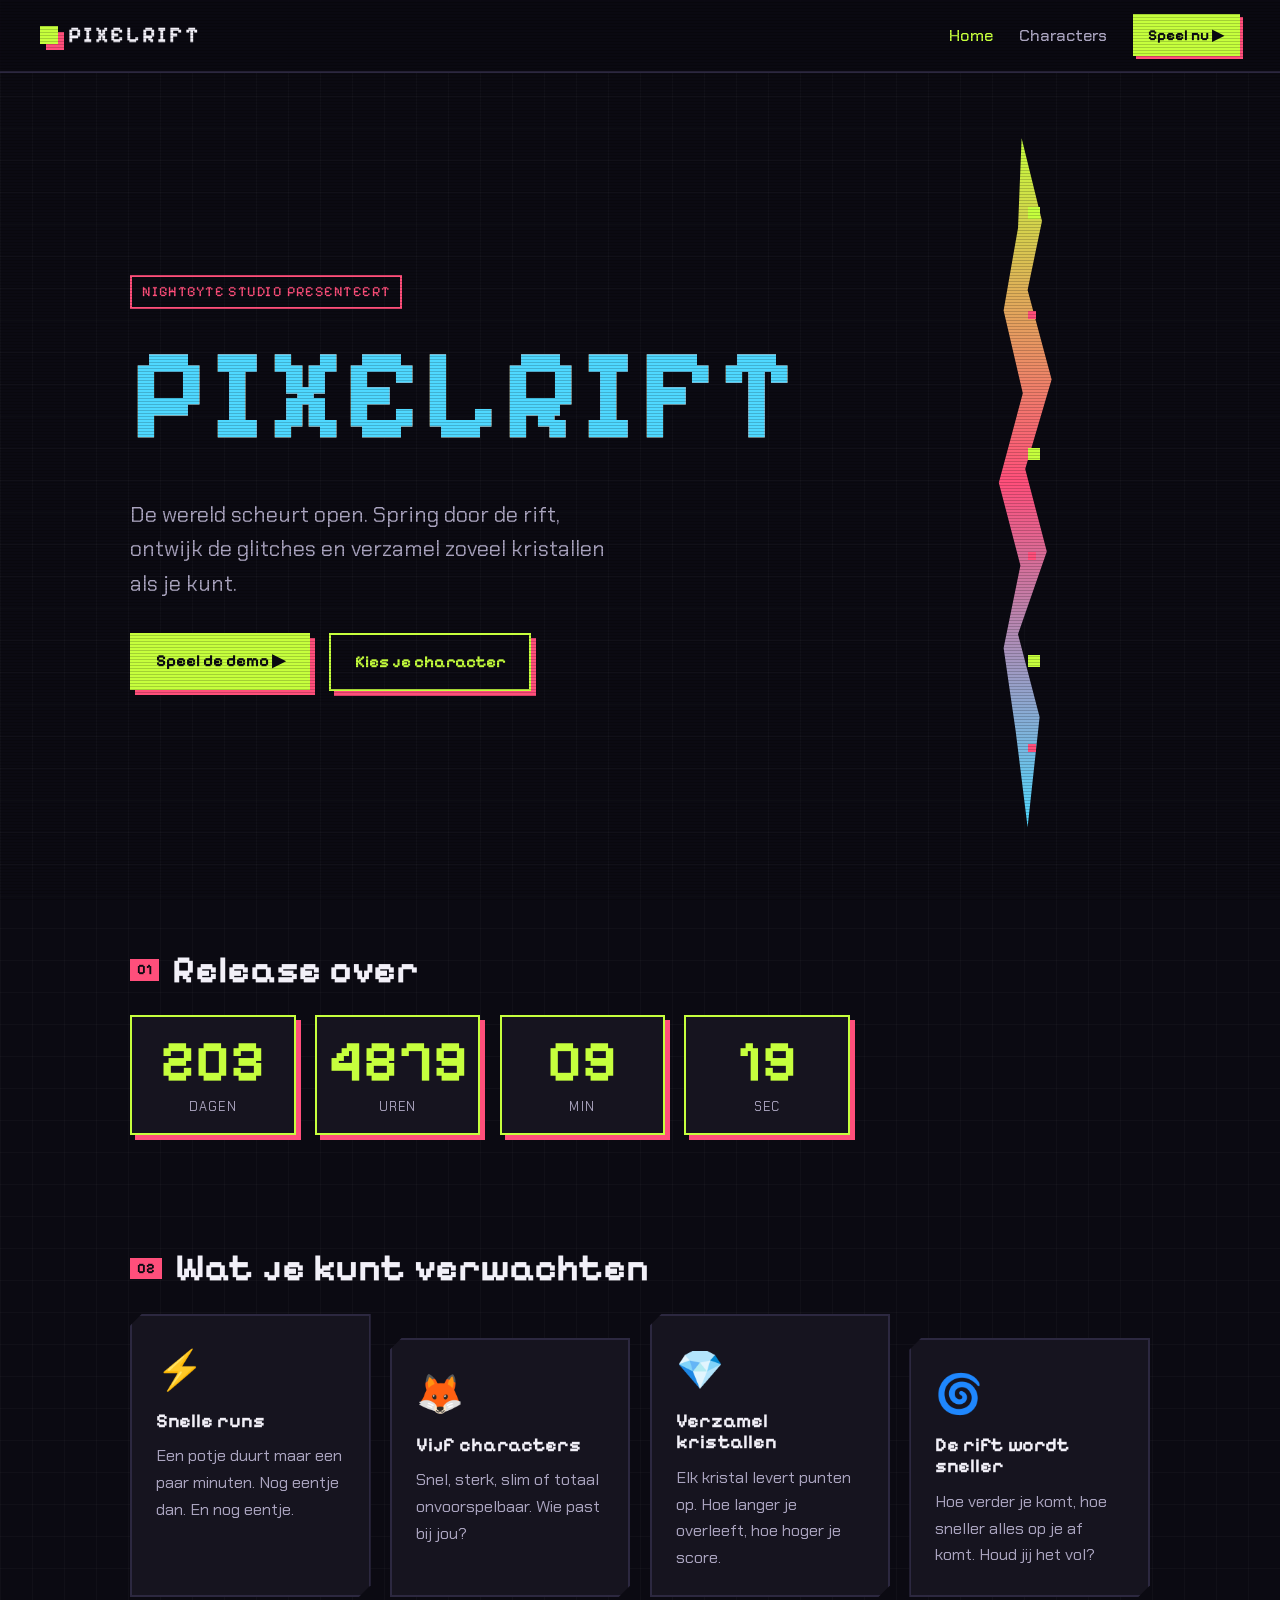
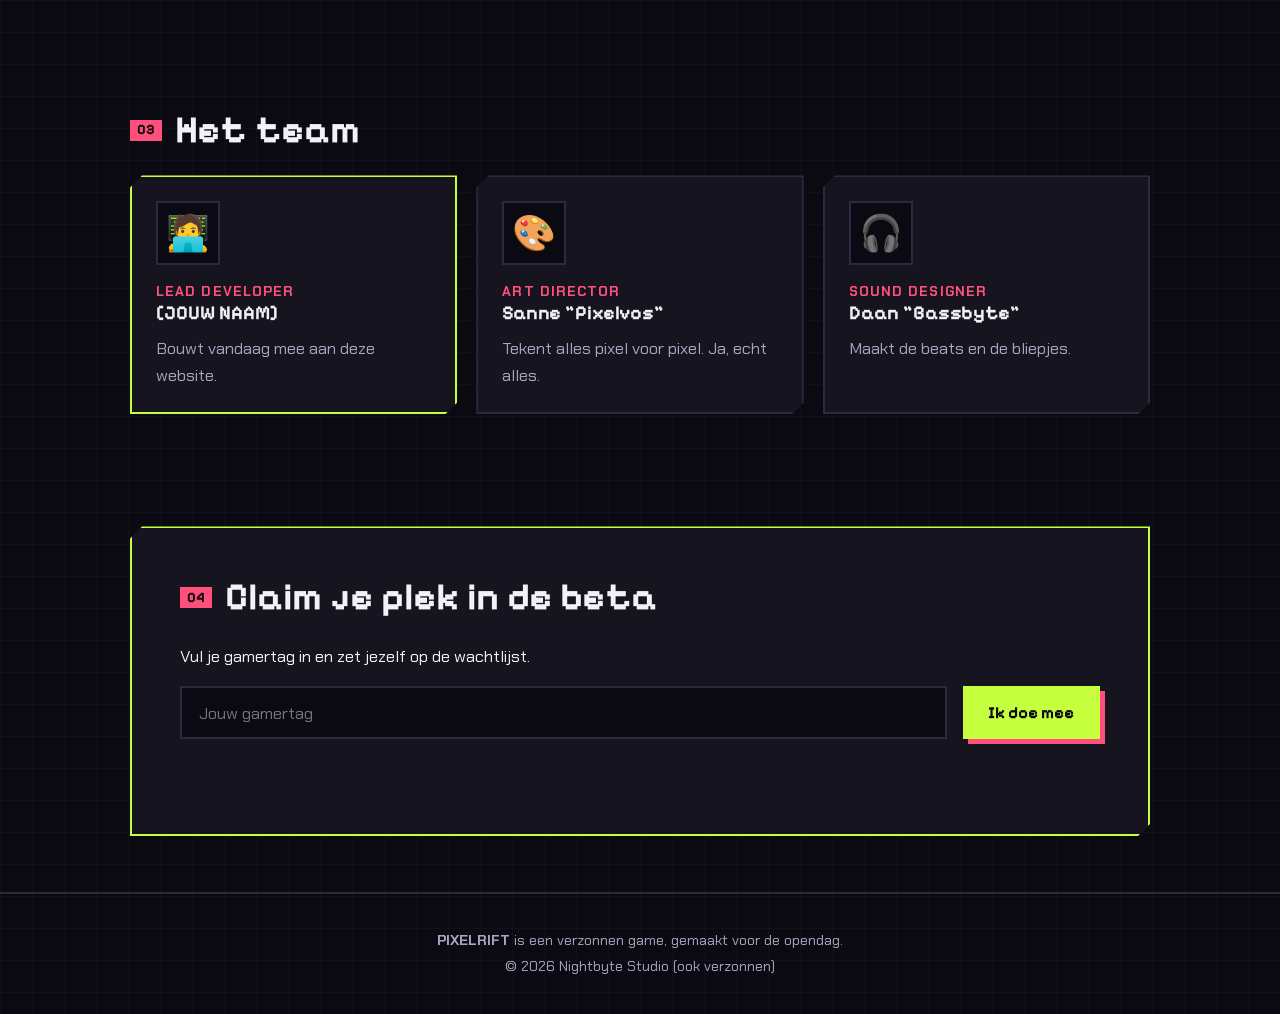
<file: index.html>
<!DOCTYPE html>
<html lang="nl">
<head>
  <meta charset="UTF-8">
  <meta name="viewport" content="width=device-width, initial-scale=1.0">
  <title>PIXELRIFT | Nightbyte Studio</title>
  <meta name="description" content="PIXELRIFT: de nieuwe game van Nightbyte Studio. Spring door de rift!">
  <link rel="icon" href="img/favicon.svg" type="image/svg+xml">
  <!-- Lettertypes van Google Fonts (zonder internet valt de site terug op een standaardfont) -->
  <link rel="preconnect" href="https://fonts.googleapis.com">
  <link rel="preconnect" href="https://fonts.gstatic.com" crossorigin>
  <link href="https://fonts.googleapis.com/css2?family=Chakra+Petch:wght@400;500;700&family=Pixelify+Sans:wght@500;700&display=swap" rel="stylesheet">
  <link rel="stylesheet" href="css/style.css">
</head>
<body>

  <!-- ===== MENU (staat op elke pagina) ===== -->
  <header class="topbalk">
    <a class="logo" href="index.html"><span class="logo-blok"></span>PIXELRIFT</a>
    <button id="menu-knop" class="menu-knop" aria-label="Menu openen" aria-expanded="false">☰</button>
    <nav id="menu" class="menu">
      <a href="index.html" class="actief">Home</a>
      <a href="characters.html">Characters</a>
      <a href="play.html" class="knop knop-klein">Speel nu ▶</a>
    </nav>
  </header>

  <main>

    <!-- ===== HERO: het grote blok bovenaan ===== -->
    <section class="hero">
      <div class="hero-tekst">
        <p class="label">Nightbyte Studio presenteert</p>
        <!-- Let op: als je de titel verandert, verander dan ook data-tekst (voor het glitch-effect) -->
        <h1 class="glitch" data-tekst="PIXELRIFT">PIXELRIFT</h1>
        <p class="tagline">De wereld scheurt open. Spring door de rift, ontwijk de glitches en verzamel zoveel kristallen als je kunt.</p>
        <div class="knoppen">
          <a href="play.html" class="knop">Speel de demo ▶</a>
          <a href="characters.html" class="knop knop-rand">Kies je character</a>
        </div>
      </div>

      <!-- De scheur met losse pixels (alleen decoratie) -->
      <div class="rift" aria-hidden="true">
        <div class="rift-scheur"></div>
        <span class="pixel" style="--x: -60px; --y: 10%; --d: 0s"></span>
        <span class="pixel" style="--x: 50px; --y: 25%; --d: 1.2s"></span>
        <span class="pixel" style="--x: -30px; --y: 45%; --d: 0.6s"></span>
        <span class="pixel" style="--x: 70px; --y: 60%; --d: 2s"></span>
        <span class="pixel" style="--x: -80px; --y: 75%; --d: 1.6s"></span>
        <span class="pixel" style="--x: 20px; --y: 88%; --d: 0.3s"></span>
      </div>
    </section>

    <!-- ===== COUNTDOWN naar de release ===== -->
    <section class="sectie countdown-sectie">
      <h2><span class="nummer">01</span> Release over</h2>
      <!-- De datum staat bovenaan in js/main.js (RELEASE_DATUM) -->
      <div id="countdown" class="countdown">
        <div class="tijd-blok"><span id="dagen">00</span><small>dagen</small></div>
        <div class="tijd-blok"><span id="uren">00</span><small>uren</small></div>
        <div class="tijd-blok"><span id="minuten">00</span><small>min</small></div>
        <div class="tijd-blok"><span id="seconden">00</span><small>sec</small></div>
      </div>
    </section>

    <!-- ===== FEATURES: waarom de game vet is ===== -->
    <section class="sectie">
      <h2><span class="nummer">02</span> Wat je kunt verwachten</h2>
      <div class="features">
        <article class="kaart feature">
          <div class="feature-icoon">⚡</div>
          <h3>Snelle runs</h3>
          <p>Een potje duurt maar een paar minuten. Nog eentje dan. En nog eentje.</p>
        </article>
        <article class="kaart feature">
          <div class="feature-icoon">🦊</div>
          <h3>Vijf characters</h3>
          <p>Snel, sterk, slim of totaal onvoorspelbaar. Wie past bij jou?</p>
        </article>
        <article class="kaart feature">
          <div class="feature-icoon">💎</div>
          <h3>Verzamel kristallen</h3>
          <p>Elk kristal levert punten op. Hoe langer je overleeft, hoe hoger je score.</p>
        </article>
        <article class="kaart feature">
          <div class="feature-icoon">🌀</div>
          <h3>De rift wordt sneller</h3>
          <p>Hoe verder je komt, hoe sneller alles op je af komt. Houd jij het vol?</p>
        </article>
      </div>
    </section>

    <!-- ===== HET TEAM ===== -->
    <section class="sectie">
      <h2><span class="nummer">03</span> Het team</h2>
      <div class="team">
        <article class="kaart teamlid teamlid-jij">
          <div class="avatar">🧑‍💻</div>
          <p class="rol">Lead developer</p>
          <h3>[JOUW NAAM]</h3>
          <p>Bouwt vandaag mee aan deze website.</p>
        </article>
        <article class="kaart teamlid">
          <div class="avatar">🎨</div>
          <p class="rol">Art director</p>
          <h3>Sanne "Pixelvos"</h3>
          <p>Tekent alles pixel voor pixel. Ja, echt alles.</p>
        </article>
        <article class="kaart teamlid">
          <div class="avatar">🎧</div>
          <p class="rol">Sound designer</p>
          <h3>Daan "Bassbyte"</h3>
          <p>Maakt de beats en de bliepjes.</p>
        </article>
      </div>
    </section>

    <!-- ===== WACHTLIJST (stuurt niets op, laat alleen een bericht zien) ===== -->
    <section class="sectie wachtlijst">
      <div class="kaart wachtlijst-kaart">
        <h2><span class="nummer">04</span> Claim je plek in de beta</h2>
        <p>Vul je gamertag in en zet jezelf op de wachtlijst.</p>
        <form id="wachtlijst-form" class="wachtlijst-form">
          <label for="gamertag" class="verborgen">Gamertag</label>
          <input id="gamertag" type="text" placeholder="Jouw gamertag" maxlength="20" required autocomplete="off">
          <button type="submit" class="knop">Ik doe mee</button>
        </form>
        <p id="wachtlijst-bericht" class="wachtlijst-bericht" aria-live="polite"></p>
      </div>
    </section>

  </main>

  <!-- ===== FOOTER ===== -->
  <footer class="footer">
    <p><strong>PIXELRIFT</strong> is een verzonnen game, gemaakt voor de opendag.</p>
    <p>© 2026 Nightbyte Studio (ook verzonnen)</p>
  </footer>

  <script src="js/main.js"></script>
</body>
</html>
</file>
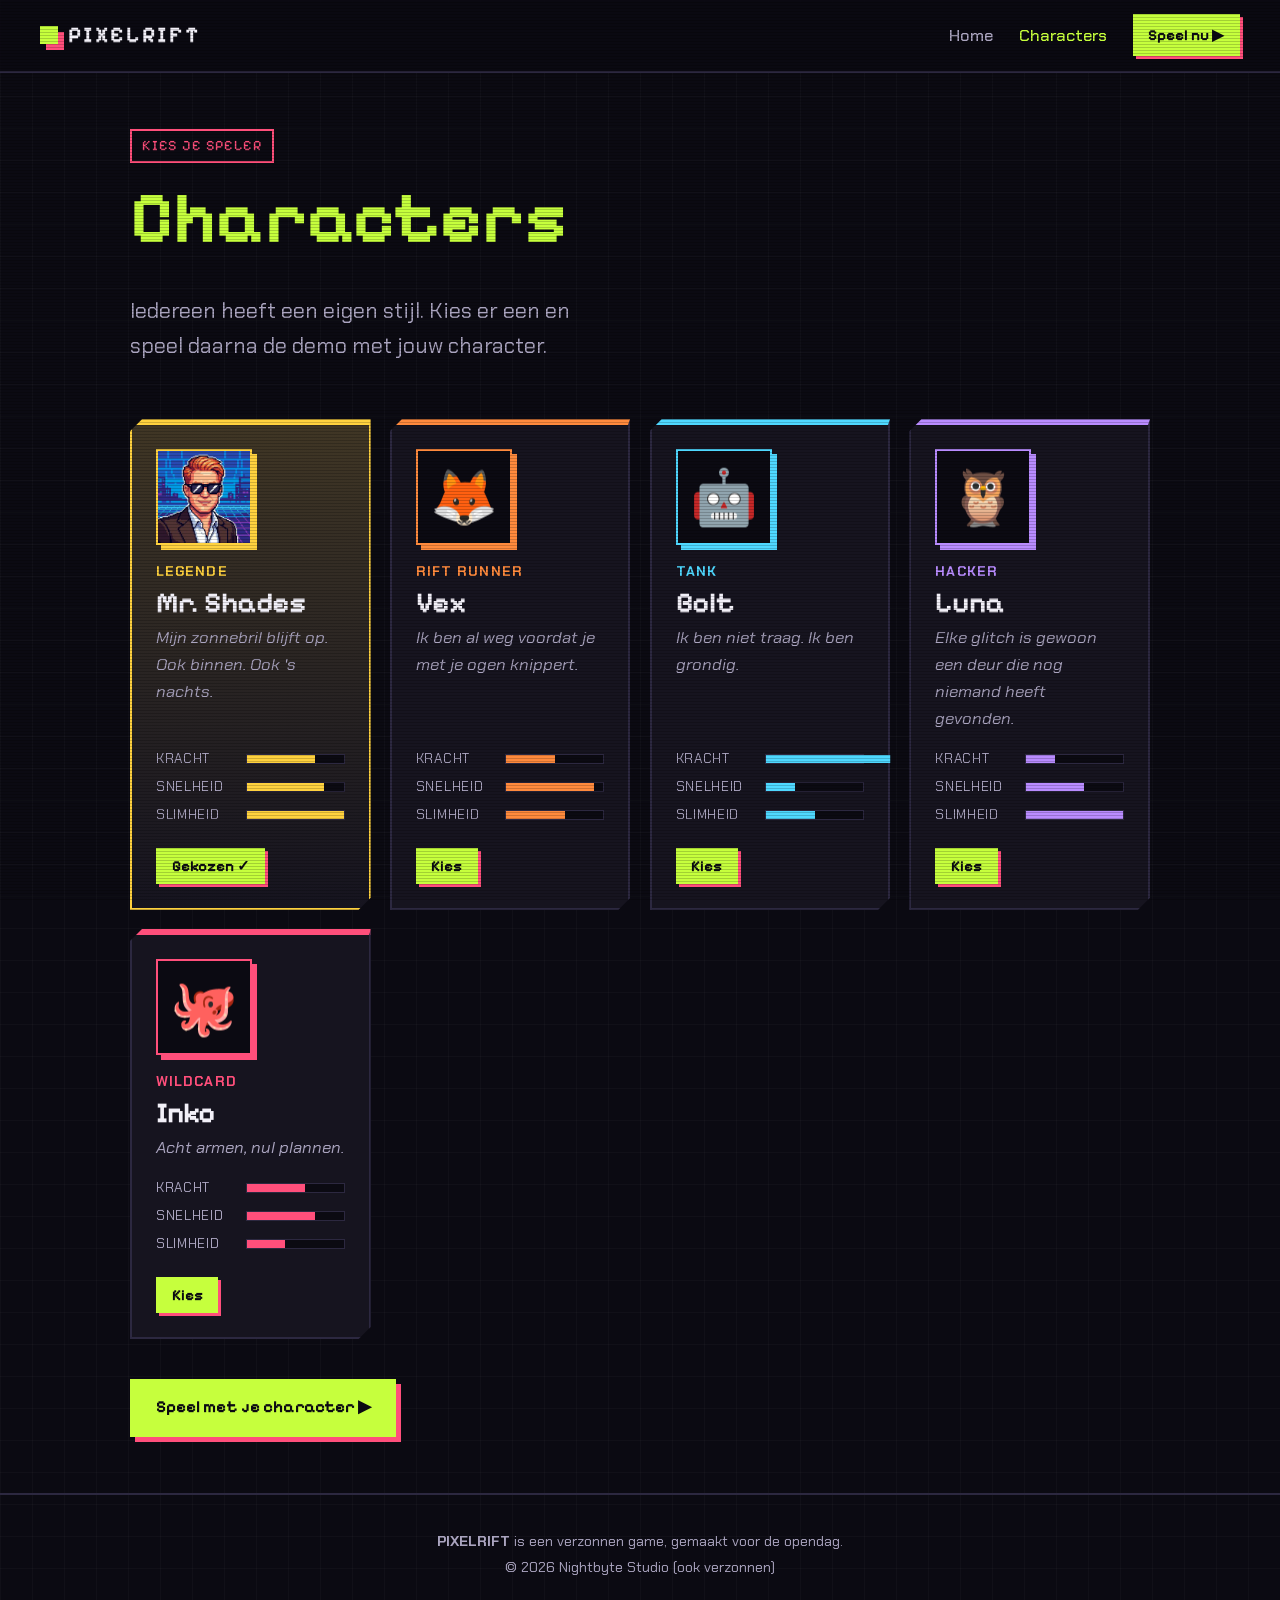
<file: characters.html>
<!DOCTYPE html>
<html lang="nl">
<head>
  <meta charset="UTF-8">
  <meta name="viewport" content="width=device-width, initial-scale=1.0">
  <title>Characters | PIXELRIFT</title>
  <meta name="description" content="Kies je character voor PIXELRIFT.">
  <link rel="icon" href="img/favicon.svg" type="image/svg+xml">
  <link rel="preconnect" href="https://fonts.googleapis.com">
  <link rel="preconnect" href="https://fonts.gstatic.com" crossorigin>
  <link href="https://fonts.googleapis.com/css2?family=Chakra+Petch:wght@400;500;700&family=Pixelify+Sans:wght@500;700&display=swap" rel="stylesheet">
  <link rel="stylesheet" href="css/style.css">
</head>
<body>

  <!-- ===== MENU (staat op elke pagina) ===== -->
  <header class="topbalk">
    <a class="logo" href="index.html"><span class="logo-blok"></span>PIXELRIFT</a>
    <button id="menu-knop" class="menu-knop" aria-label="Menu openen" aria-expanded="false">☰</button>
    <nav id="menu" class="menu">
      <a href="index.html">Home</a>
      <a href="characters.html" class="actief">Characters</a>
      <a href="play.html" class="knop knop-klein">Speel nu ▶</a>
    </nav>
  </header>

  <main>
    <section class="sectie pagina-kop">
      <p class="label">Kies je speler</p>
      <h1>Characters</h1>
      <p class="tagline">Iedereen heeft een eigen stijl. Kies er een en speel daarna de demo met jouw character.</p>
    </section>

    <section class="sectie">
      <!-- De kaarten worden gemaakt door js/characters.js -->
      <div id="character-lijst" class="character-lijst"></div>

      <div class="knoppen naar-game">
        <a href="play.html" class="knop">Speel met je character ▶</a>
      </div>
    </section>
  </main>

  <footer class="footer">
    <p><strong>PIXELRIFT</strong> is een verzonnen game, gemaakt voor de opendag.</p>
    <p>© 2026 Nightbyte Studio (ook verzonnen)</p>
  </footer>

  <script src="js/main.js"></script>
  <script src="js/characters.js"></script>
</body>
</html>
</file>
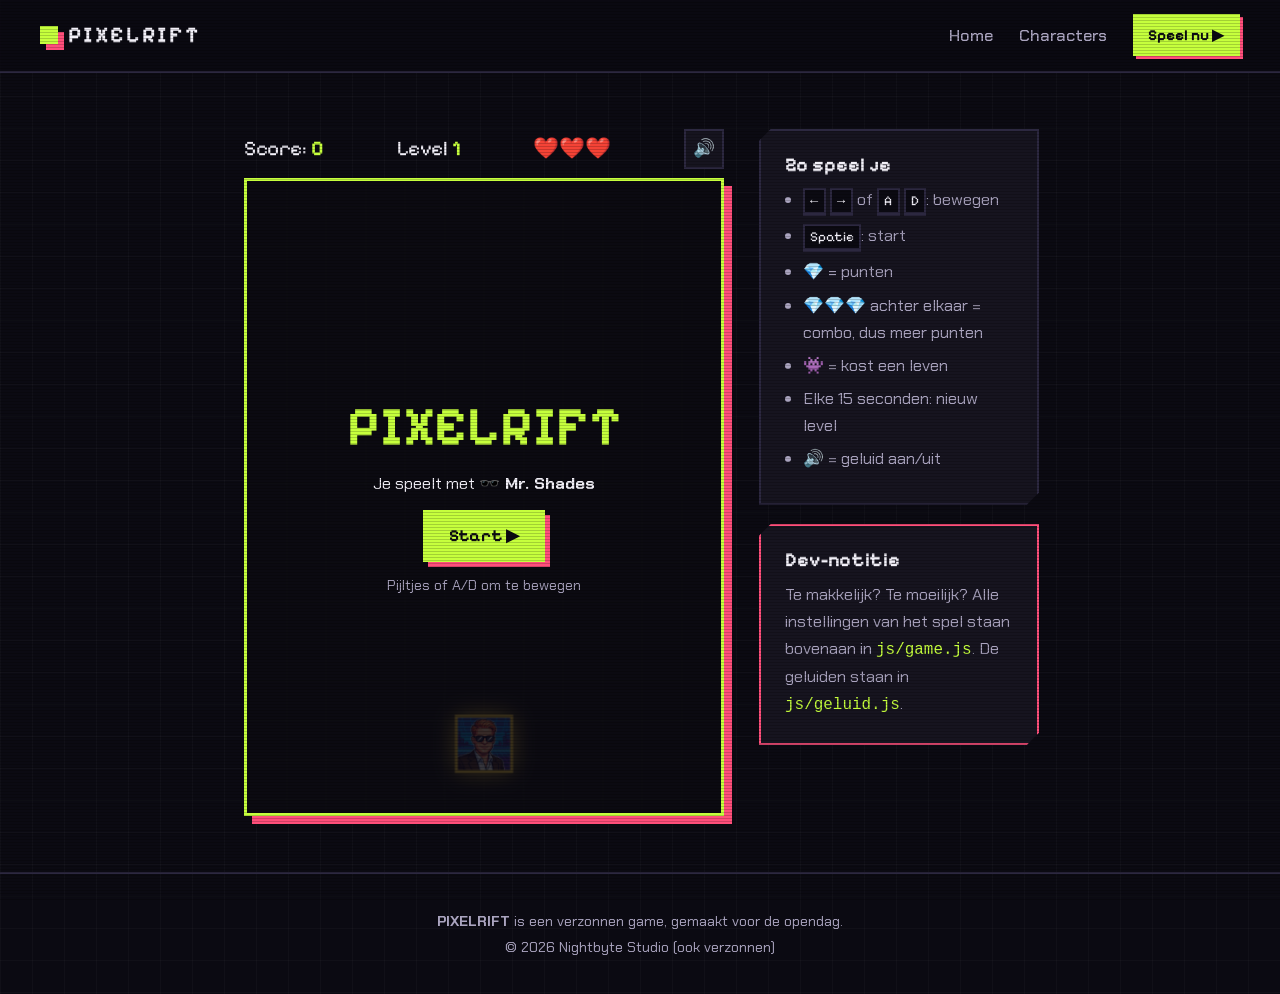
<file: play.html>
<!DOCTYPE html>
<html lang="nl">
<head>
  <meta charset="UTF-8">
  <meta name="viewport" content="width=device-width, initial-scale=1.0">
  <title>Speel de demo | PIXELRIFT</title>
  <meta name="description" content="Speel de demo van PIXELRIFT in je browser.">
  <link rel="icon" href="img/favicon.svg" type="image/svg+xml">
  <link rel="preconnect" href="https://fonts.googleapis.com">
  <link rel="preconnect" href="https://fonts.gstatic.com" crossorigin>
  <link href="https://fonts.googleapis.com/css2?family=Chakra+Petch:wght@400;500;700&family=Pixelify+Sans:wght@500;700&display=swap" rel="stylesheet">
  <link rel="stylesheet" href="css/style.css">
</head>
<body>

  <!-- ===== MENU (staat op elke pagina) ===== -->
  <header class="topbalk">
    <a class="logo" href="index.html"><span class="logo-blok"></span>PIXELRIFT</a>
    <button id="menu-knop" class="menu-knop" aria-label="Menu openen" aria-expanded="false">☰</button>
    <nav id="menu" class="menu">
      <a href="index.html">Home</a>
      <a href="characters.html">Characters</a>
      <a href="play.html" class="knop knop-klein">Speel nu ▶</a>
    </nav>
  </header>

  <main>
    <section class="sectie spel-layout">

      <!-- ===== HET SPEL ===== -->
      <div class="spel-kolom">
        <div class="scorebord">
          <span>Score: <strong id="score">0</strong></span>
          <span>Level <strong id="level">1</strong></span>
          <span id="levens" aria-label="Levens"></span>
          <button id="geluid-knop" class="geluid-knop" aria-label="Geluid aan of uit">🔊</button>
        </div>

        <div class="spel-scherm">
          <!-- Het speelveld: hier tekent js/game.js alles op -->
          <canvas id="spel" width="480" height="640"></canvas>

          <!-- Startscherm -->
          <div id="start-scherm" class="spel-overlay">
            <h1>PIXELRIFT</h1>
            <p>Je speelt met <strong id="start-character"></strong></p>
            <button id="start-knop" class="knop">Start ▶</button>
            <p class="klein">Pijltjes of A/D om te bewegen</p>
          </div>

          <!-- Game over-scherm -->
          <div id="game-over" class="spel-overlay" hidden>
            <h2>GAME OVER</h2>
            <p class="eind-score">Score: <strong id="eind-score">0</strong></p>
            <p>Je haalde level <strong id="eind-level">1</strong></p>
            <button id="opnieuw-knop" class="knop">Opnieuw ▶</button>
            <a href="characters.html" class="klein">Ander character kiezen</a>
          </div>
        </div>

        <!-- Knoppen voor telefoon en tablet -->
        <div class="touch-knoppen">
          <button id="knop-links" class="knop touch-knop" aria-label="Naar links">◀</button>
          <button id="knop-rechts" class="knop touch-knop" aria-label="Naar rechts">▶</button>
        </div>
      </div>

      <!-- ===== UITLEG NAAST HET SPEL ===== -->
      <aside class="spel-uitleg">
        <div class="kaart">
          <h3>Zo speel je</h3>
          <ul>
            <li><kbd>←</kbd> <kbd>→</kbd> of <kbd>A</kbd> <kbd>D</kbd>: bewegen</li>
            <li><kbd>Spatie</kbd>: start</li>
            <li>💎 = punten</li>
            <li>💎💎💎 achter elkaar = combo, dus meer punten</li>
            <li>👾 = kost een leven</li>
            <li>Elke 15 seconden: nieuw level</li>
            <li>🔊 = geluid aan/uit</li>
          </ul>
        </div>
        <div class="kaart dev-notitie">
          <h3>Dev-notitie</h3>
          <p>Te makkelijk? Te moeilijk? Alle instellingen van het spel staan bovenaan in <code>js/game.js</code>. De geluiden staan in <code>js/geluid.js</code>.</p>
        </div>
      </aside>

    </section>
  </main>

  <footer class="footer">
    <p><strong>PIXELRIFT</strong> is een verzonnen game, gemaakt voor de opendag.</p>
    <p>© 2026 Nightbyte Studio (ook verzonnen)</p>
  </footer>

  <script src="js/main.js"></script>
  <script src="js/characters.js"></script>
  <script src="js/geluid.js"></script>
  <script src="js/game.js"></script>
</body>
</html>
</file>
<file: css/style.css>
/* =========================================================
   PIXELRIFT — stylesheet voor alle pagina's
   Tip: de kleuren en lettertypes staan hieronder bij :root.
   Pas je daar iets aan, dan verandert het op de hele site.
   ========================================================= */

/* === KLEUREN EN LETTERTYPES === */
:root {
  --kleur-achtergrond: #0b0a12;   /* achtergrond van de pagina */
  --kleur-vlak: #16141f;          /* achtergrond van kaarten */
  --kleur-rand: #2c2840;          /* randjes en lijnen */
  --kleur-tekst: #f2f0f8;         /* gewone tekst */
  --kleur-tekst-zacht: #aaa4bf;   /* minder belangrijke tekst */
  --kleur-accent: #c6ff3d;        /* HOOFDKLEUR: knoppen, titels, highlights */
  --kleur-accent-2: #ff4f7b;      /* tweede kleur: de rift, schaduwen */
  --kleur-accent-3: #4fd8ff;      /* derde kleur: glitch-effect */

  --font-titel: "Pixelify Sans", "Courier New", monospace;
  --font-tekst: "Chakra Petch", "Segoe UI", sans-serif;

  --breedte: 1100px;              /* maximale breedte van de inhoud */
}

/* === BASIS === */
* {
  box-sizing: border-box;
}

html {
  scroll-behavior: smooth;
}

body {
  margin: 0;
  min-height: 100vh;
  display: flex;
  flex-direction: column;
  background-color: var(--kleur-achtergrond);
  /* Pixelraster op de achtergrond */
  background-image:
    linear-gradient(rgba(255, 255, 255, 0.025) 1px, transparent 1px),
    linear-gradient(90deg, rgba(255, 255, 255, 0.025) 1px, transparent 1px);
  background-size: 32px 32px;
  color: var(--kleur-tekst);
  font-family: var(--font-tekst);
  font-size: 1.05rem;
  line-height: 1.6;
  overflow-x: hidden;
}

/* CRT-scanlines over de hele pagina (zoals een oud arcadescherm) */
body::after {
  content: "";
  position: fixed;
  inset: 0;
  pointer-events: none;
  background: repeating-linear-gradient(transparent 0 2px, rgba(0, 0, 0, 0.18) 2px 3px);
  z-index: 100;
}

main {
  flex: 1;
}

h1, h2, h3 {
  font-family: var(--font-titel);
  line-height: 1.1;
  margin: 0 0 0.5em;
}

a {
  color: var(--kleur-accent);
}

/* Verbergt iets op het scherm, maar schermlezers lezen het wel voor */
.verborgen {
  position: absolute;
  width: 1px;
  height: 1px;
  overflow: hidden;
  clip: rect(0 0 0 0);
}

/* === KNOPPEN === */
.knop {
  display: inline-block;
  padding: 0.8em 1.4em;
  background: var(--kleur-accent);
  color: var(--kleur-achtergrond);
  font-family: var(--font-titel);
  font-size: 1.05rem;
  font-weight: 700;
  text-decoration: none;
  border: 2px solid var(--kleur-accent);
  box-shadow: 5px 5px 0 var(--kleur-accent-2);
  cursor: pointer;
  transition: transform 0.12s, box-shadow 0.12s;
}

.knop:hover {
  transform: translate(-2px, -2px);
  box-shadow: 7px 7px 0 var(--kleur-accent-2);
}

.knop:active {
  transform: translate(3px, 3px);
  box-shadow: 2px 2px 0 var(--kleur-accent-2);
}

.knop-rand {
  background: transparent;
  color: var(--kleur-accent);
}

.knop-klein {
  padding: 0.45em 0.9em;
  font-size: 0.95rem;
  box-shadow: 3px 3px 0 var(--kleur-accent-2);
}

/* === MENU (TOPBALK) === */
.topbalk {
  position: sticky;
  top: 0;
  z-index: 50;
  display: flex;
  align-items: center;
  justify-content: space-between;
  gap: 1rem;
  padding: 0.9rem clamp(1rem, 4vw, 2.5rem);
  background: color-mix(in srgb, var(--kleur-achtergrond) 85%, transparent);
  backdrop-filter: blur(8px);
  border-bottom: 2px solid var(--kleur-rand);
}

.logo {
  display: flex;
  align-items: center;
  gap: 0.6rem;
  color: var(--kleur-tekst);
  font-family: var(--font-titel);
  font-size: 1.4rem;
  font-weight: 700;
  letter-spacing: 0.08em;
  text-decoration: none;
}

/* Klein pixel-blokje voor het logo */
.logo-blok {
  width: 18px;
  height: 18px;
  background: var(--kleur-accent);
  box-shadow: 6px 6px 0 var(--kleur-accent-2);
}

.menu {
  display: flex;
  align-items: center;
  gap: 1.6rem;
}

.menu a:not(.knop) {
  color: var(--kleur-tekst-zacht);
  font-weight: 500;
  text-decoration: none;
}

.menu a:not(.knop):hover,
.menu a.actief {
  color: var(--kleur-accent);
}

.menu-knop {
  display: none;
  background: none;
  border: 2px solid var(--kleur-rand);
  color: var(--kleur-tekst);
  font-size: 1.4rem;
  width: 44px;
  height: 44px;
  cursor: pointer;
}

/* === HERO === */
.hero {
  position: relative;
  display: flex;
  align-items: center;
  min-height: calc(100vh - 80px);
  max-width: var(--breedte);
  margin: 0 auto;
  padding: 4rem clamp(1rem, 4vw, 2.5rem);
  overflow-x: clip; /* de rift mag niet buiten het scherm steken */
}

.hero-tekst {
  position: relative;
  z-index: 2;
  max-width: 640px;
}

.label {
  display: inline-block;
  margin: 0 0 1rem;
  padding: 0.25em 0.7em;
  border: 2px solid var(--kleur-accent-2);
  color: var(--kleur-accent-2);
  font-family: var(--font-titel);
  font-size: 0.9rem;
  letter-spacing: 0.1em;
  text-transform: uppercase;
}

.hero h1 {
  font-size: clamp(3.2rem, 13vw, 8rem);
  letter-spacing: 0.02em;
  color: var(--kleur-accent);
  margin-bottom: 0.25em;
}

.tagline {
  max-width: 34ch;
  font-size: clamp(1.1rem, 2.5vw, 1.35rem);
  color: var(--kleur-tekst-zacht);
  margin: 0 0 2rem;
}

.knoppen {
  display: flex;
  flex-wrap: wrap;
  gap: 1.2rem;
}

/* Hero-elementen komen één voor één binnen bij het laden */
.hero-tekst > * {
  animation: binnenkomen 0.6s both;
}
.hero-tekst > *:nth-child(2) { animation-delay: 0.1s; }
.hero-tekst > *:nth-child(3) { animation-delay: 0.25s; }
.hero-tekst > *:nth-child(4) { animation-delay: 0.4s; }

@keyframes binnenkomen {
  from { opacity: 0; transform: translateY(20px); }
  to   { opacity: 1; transform: none; }
}

/* === GLITCH-EFFECT op de titel === */
.glitch {
  position: relative;
}

.glitch::before,
.glitch::after {
  content: attr(data-tekst);
  position: absolute;
  inset: 0;
}

.glitch::before {
  color: var(--kleur-accent-2);
  animation: glitch-1 3s infinite steps(1);
}

.glitch::after {
  color: var(--kleur-accent-3);
  animation: glitch-2 3s infinite steps(1);
}

@keyframes glitch-1 {
  0%, 86%, 100% { clip-path: inset(100% 0 0 0); transform: none; }
  88% { clip-path: inset(10% 0 60% 0); transform: translate(-6px, 0); }
  91% { clip-path: inset(55% 0 20% 0); transform: translate(5px, 0); }
  94% { clip-path: inset(30% 0 45% 0); transform: translate(-3px, 0); }
}

@keyframes glitch-2 {
  0%, 87%, 100% { clip-path: inset(100% 0 0 0); transform: none; }
  89% { clip-path: inset(70% 0 5% 0); transform: translate(6px, 0); }
  92% { clip-path: inset(15% 0 70% 0); transform: translate(-5px, 0); }
  95% { clip-path: inset(40% 0 40% 0); transform: translate(3px, 0); }
}

/* === DE RIFT (de scheur naast de titel) === */
.rift {
  position: absolute;
  top: 8%;
  right: clamp(1rem, 8vw, 7rem);
  width: 120px;
  height: 84%;
  z-index: 1;
}

.rift-scheur {
  width: 100%;
  height: 100%;
  background: linear-gradient(180deg, var(--kleur-accent), var(--kleur-accent-2) 50%, var(--kleur-accent-3));
  clip-path: polygon(45% 0, 62% 12%, 50% 22%, 70% 35%, 48% 48%, 66% 60%, 42% 72%, 60% 84%, 50% 100%, 40% 86%, 30% 74%, 44% 62%, 26% 50%, 46% 37%, 30% 25%, 42% 13%);
  filter: drop-shadow(0 0 18px var(--kleur-accent-2));
  animation: rift-puls 2.4s ease-in-out infinite;
}

@keyframes rift-puls {
  0%, 100% { opacity: 0.85; transform: scaleX(1); }
  50%      { opacity: 1;    transform: scaleX(1.25); }
}

/* Pixels die uit de rift ontsnappen */
.pixel {
  position: absolute;
  left: 50%;
  top: var(--y);
  width: 12px;
  height: 12px;
  background: var(--kleur-accent);
  animation: pixel-vlucht 3.5s var(--d) ease-out infinite;
}

.pixel:nth-of-type(even) {
  background: var(--kleur-accent-2);
  width: 8px;
  height: 8px;
}

@keyframes pixel-vlucht {
  0%   { opacity: 0; transform: translate(0, 0); }
  20%  { opacity: 1; }
  100% { opacity: 0; transform: translate(var(--x), -40px) rotate(90deg); }
}

/* === SECTIES (algemeen) === */
.sectie {
  max-width: var(--breedte);
  margin: 0 auto;
  padding: 3.5rem clamp(1rem, 4vw, 2.5rem);
}

.sectie h2 {
  display: flex;
  align-items: center;
  gap: 0.8rem;
  font-size: clamp(1.7rem, 4vw, 2.4rem);
  margin-bottom: 1.5rem;
}

.nummer {
  font-size: 0.9rem;
  padding: 0.2em 0.5em;
  background: var(--kleur-accent-2);
  color: var(--kleur-achtergrond);
}

/* Kaart met afgeknipte pixelhoeken */
.kaart {
  background: var(--kleur-vlak);
  border: 2px solid var(--kleur-rand);
  padding: 1.5rem;
  clip-path: polygon(12px 0, 100% 0, 100% calc(100% - 12px), calc(100% - 12px) 100%, 0 100%, 0 12px);
}

/* === COUNTDOWN === */
.countdown {
  display: grid;
  grid-template-columns: repeat(4, 1fr);
  gap: clamp(0.5rem, 2vw, 1.2rem);
  max-width: 720px;
}

.tijd-blok {
  display: flex;
  flex-direction: column;
  align-items: center;
  padding: 1rem 0.5rem;
  background: var(--kleur-vlak);
  border: 2px solid var(--kleur-accent);
  box-shadow: 5px 5px 0 var(--kleur-accent-2);
}

.tijd-blok span {
  font-family: var(--font-titel);
  font-size: clamp(2rem, 7vw, 3.6rem);
  font-weight: 700;
  line-height: 1;
  color: var(--kleur-accent);
}

.tijd-blok small {
  margin-top: 0.4rem;
  color: var(--kleur-tekst-zacht);
  text-transform: uppercase;
  letter-spacing: 0.1em;
  font-size: 0.8rem;
}

/* === FEATURES === */
.features {
  display: grid;
  grid-template-columns: repeat(auto-fit, minmax(230px, 1fr));
  gap: 1.2rem;
}

.feature {
  transition: transform 0.2s, border-color 0.2s;
}

.feature:hover {
  transform: translateY(-6px);
  border-color: var(--kleur-accent);
}

/* Elke tweede kaart staat iets lager: geeft een speels ritme */
.feature:nth-child(even) {
  margin-top: 1.5rem;
}

.feature-icoon {
  font-size: 2.4rem;
  margin-bottom: 0.6rem;
}

.feature p,
.teamlid p {
  margin: 0;
  color: var(--kleur-tekst-zacht);
}

/* === TEAM === */
.team {
  display: grid;
  grid-template-columns: repeat(auto-fit, minmax(240px, 1fr));
  gap: 1.2rem;
}

.avatar {
  display: grid;
  place-items: center;
  width: 64px;
  height: 64px;
  margin-bottom: 1rem;
  font-size: 2.2rem;
  background: var(--kleur-achtergrond);
  border: 2px solid var(--kleur-rand);
}

.rol {
  color: var(--kleur-accent-2) !important;
  font-weight: 700;
  text-transform: uppercase;
  letter-spacing: 0.08em;
  font-size: 0.85rem;
}

.teamlid-jij {
  border-color: var(--kleur-accent);
}

/* === WACHTLIJST === */
.wachtlijst-kaart {
  padding: clamp(1.5rem, 4vw, 3rem);
  border-color: var(--kleur-accent);
}

.wachtlijst-form {
  display: flex;
  flex-wrap: wrap;
  gap: 1rem;
  margin-top: 1rem;
}

.wachtlijst-form input {
  flex: 1 1 220px;
  padding: 0.8em 1em;
  background: var(--kleur-achtergrond);
  border: 2px solid var(--kleur-rand);
  color: var(--kleur-tekst);
  font-family: var(--font-tekst);
  font-size: 1.05rem;
}

.wachtlijst-form input:focus {
  outline: none;
  border-color: var(--kleur-accent);
}

.wachtlijst-bericht {
  min-height: 1.6em;
  margin: 1rem 0 0;
  color: var(--kleur-accent);
  font-family: var(--font-titel);
  font-size: 1.2rem;
}

/* === KOP VAN EEN PAGINA (characters, game) === */
.pagina-kop {
  padding-bottom: 0;
}

.pagina-kop h1 {
  font-size: clamp(2.6rem, 8vw, 4.5rem);
  color: var(--kleur-accent);
}

.pagina-kop .tagline {
  margin-bottom: 0;
}

/* === CHARACTERS === */
.character-lijst {
  display: grid;
  grid-template-columns: repeat(auto-fit, minmax(240px, 1fr));
  gap: 1.2rem;
}

.character-kaart {
  display: flex;
  flex-direction: column;
  border-top: 6px solid var(--character-kleur);
  transition: transform 0.2s;
}

.character-kaart:hover {
  transform: translateY(-6px);
}

/* Het gekozen character licht op */
.character-kaart.gekozen {
  border-color: var(--character-kleur);
  background: linear-gradient(180deg, color-mix(in srgb, var(--character-kleur) 18%, var(--kleur-vlak)), var(--kleur-vlak));
}

.character-avatar {
  display: grid;
  place-items: center;
  width: 96px;
  height: 96px;
  margin-bottom: 1rem;
  font-size: 3.4rem;
  background: var(--kleur-achtergrond);
  border: 2px solid var(--character-kleur);
  box-shadow: 5px 5px 0 var(--character-kleur);
}

.character-avatar img {
  width: 100%;
  height: 100%;
  object-fit: cover;
}

.character-kaart h3 {
  font-size: 1.8rem;
  margin-bottom: 0.3rem;
}

.character-kaart .rol {
  margin: 0 0 0.3rem;
  color: var(--character-kleur) !important;
}

.quote {
  flex: 1;
  margin: 0 0 1rem;
  color: var(--kleur-tekst-zacht);
  font-style: italic;
}

.stat {
  display: grid;
  grid-template-columns: 80px 1fr;
  align-items: center;
  gap: 0.6rem;
  margin-bottom: 0.4rem;
  font-size: 0.85rem;
  text-transform: uppercase;
  letter-spacing: 0.05em;
  color: var(--kleur-tekst-zacht);
}

.stat-balk {
  height: 10px;
  background: var(--kleur-achtergrond);
  border: 1px solid var(--kleur-rand);
}

.stat-balk div {
  height: 100%;
  background: var(--character-kleur);
}

.kies-knop {
  align-self: flex-start;
  margin-top: 1rem;
}

.naar-game {
  margin-top: 2.5rem;
}

/* === GAME-PAGINA === */
[hidden] {
  display: none !important;
}

.spel-layout {
  display: grid;
  grid-template-columns: auto 280px;
  justify-content: center;
  align-items: start;
  gap: 2rem;
}

.spel-kolom {
  /* Het spel is nooit breder dan 480px en past altijd op het scherm */
  width: min(100%, 480px, calc((100vh - 200px) * 0.75));
  justify-self: center;
}

.scorebord {
  display: flex;
  justify-content: space-between;
  align-items: center;
  gap: 0.8rem;
  margin-bottom: 0.6rem;
  font-family: var(--font-titel);
  font-size: clamp(1rem, 4vw, 1.3rem);
}

.geluid-knop {
  width: 40px;
  height: 40px;
  flex-shrink: 0;
  background: var(--kleur-vlak);
  border: 2px solid var(--kleur-rand);
  font-size: 1.1rem;
  cursor: pointer;
}

.geluid-knop:hover {
  border-color: var(--kleur-accent);
}

.scorebord strong {
  color: var(--kleur-accent);
}

.spel-scherm {
  position: relative;
  border: 3px solid var(--kleur-accent);
  box-shadow: 8px 8px 0 var(--kleur-accent-2);
}

.spel-scherm canvas {
  display: block;
  width: 100%;
  height: auto;
  aspect-ratio: 3 / 4;
}

/* Start- en game over-scherm liggen over het spel heen */
.spel-overlay {
  position: absolute;
  inset: 0;
  display: flex;
  flex-direction: column;
  align-items: center;
  justify-content: center;
  gap: 0.8rem;
  padding: 1rem;
  text-align: center;
  background: color-mix(in srgb, var(--kleur-achtergrond) 82%, transparent);
}

.spel-overlay h1,
.spel-overlay h2 {
  margin: 0;
  font-size: clamp(2rem, 9vw, 3.4rem);
  color: var(--kleur-accent);
}

.spel-overlay p {
  margin: 0;
}

.eind-score {
  font-family: var(--font-titel);
  font-size: 1.6rem;
}

.klein {
  color: var(--kleur-tekst-zacht);
  font-size: 0.9rem;
}

.touch-knoppen {
  display: none;
  justify-content: space-between;
  gap: 1rem;
  margin-top: 1.2rem;
}

.touch-knop {
  flex: 1;
  font-size: 1.6rem;
  padding: 0.5em;
  touch-action: none;   /* geen zoom of scroll als je de knop ingedrukt houdt */
  user-select: none;
}

.spel-uitleg {
  display: flex;
  flex-direction: column;
  gap: 1.2rem;
}

.spel-uitleg ul {
  margin: 0;
  padding-left: 1.1rem;
  color: var(--kleur-tekst-zacht);
}

.spel-uitleg li {
  margin-bottom: 0.4rem;
}

kbd {
  display: inline-block;
  padding: 0 0.4em;
  border: 2px solid var(--kleur-rand);
  border-bottom-width: 4px;
  background: var(--kleur-achtergrond);
  color: var(--kleur-tekst);
  font-family: var(--font-titel);
  font-size: 0.85rem;
}

.dev-notitie {
  border-color: var(--kleur-accent-2);
}

.dev-notitie p {
  margin: 0;
  color: var(--kleur-tekst-zacht);
}

code {
  color: var(--kleur-accent);
  font-size: 0.95em;
}

@media (max-width: 900px) {
  .spel-layout {
    grid-template-columns: 1fr;
  }
}

/* Op telefoons en tablets: knoppen onder het spel */
@media (max-width: 700px), (pointer: coarse) {
  .touch-knoppen {
    display: flex;
  }

  .spel-kolom {
    width: min(100%, 480px);
  }
}

/* === FOOTER === */
.footer {
  padding: 2rem clamp(1rem, 4vw, 2.5rem);
  border-top: 2px solid var(--kleur-rand);
  color: var(--kleur-tekst-zacht);
  text-align: center;
  font-size: 0.9rem;
}

.footer p {
  margin: 0.2rem 0;
}

/* === MOBIEL (schermen smaller dan 700px) === */
@media (max-width: 700px) {
  .menu-knop {
    display: block;
  }

  /* Menu is dicht, tot je op de menuknop drukt */
  .menu {
    display: none;
    position: absolute;
    top: 100%;
    left: 0;
    right: 0;
    flex-direction: column;
    align-items: flex-start;
    gap: 1rem;
    padding: 1.2rem;
    background: var(--kleur-achtergrond);
    border-bottom: 2px solid var(--kleur-rand);
  }

  .menu.open {
    display: flex;
  }

  .hero {
    min-height: auto;
    padding-top: 3rem;
  }

  .rift {
    right: 0;
    width: 70px;
    opacity: 0.6;
  }

  .feature:nth-child(even) {
    margin-top: 0;
  }

  .tijd-blok {
    box-shadow: 3px 3px 0 var(--kleur-accent-2);
  }
}

/* Voor mensen die liever geen bewegende dingen zien */
@media (prefers-reduced-motion: reduce) {
  *,
  *::before,
  *::after {
    animation: none !important;
    transition: none !important;
  }
}
</file>
